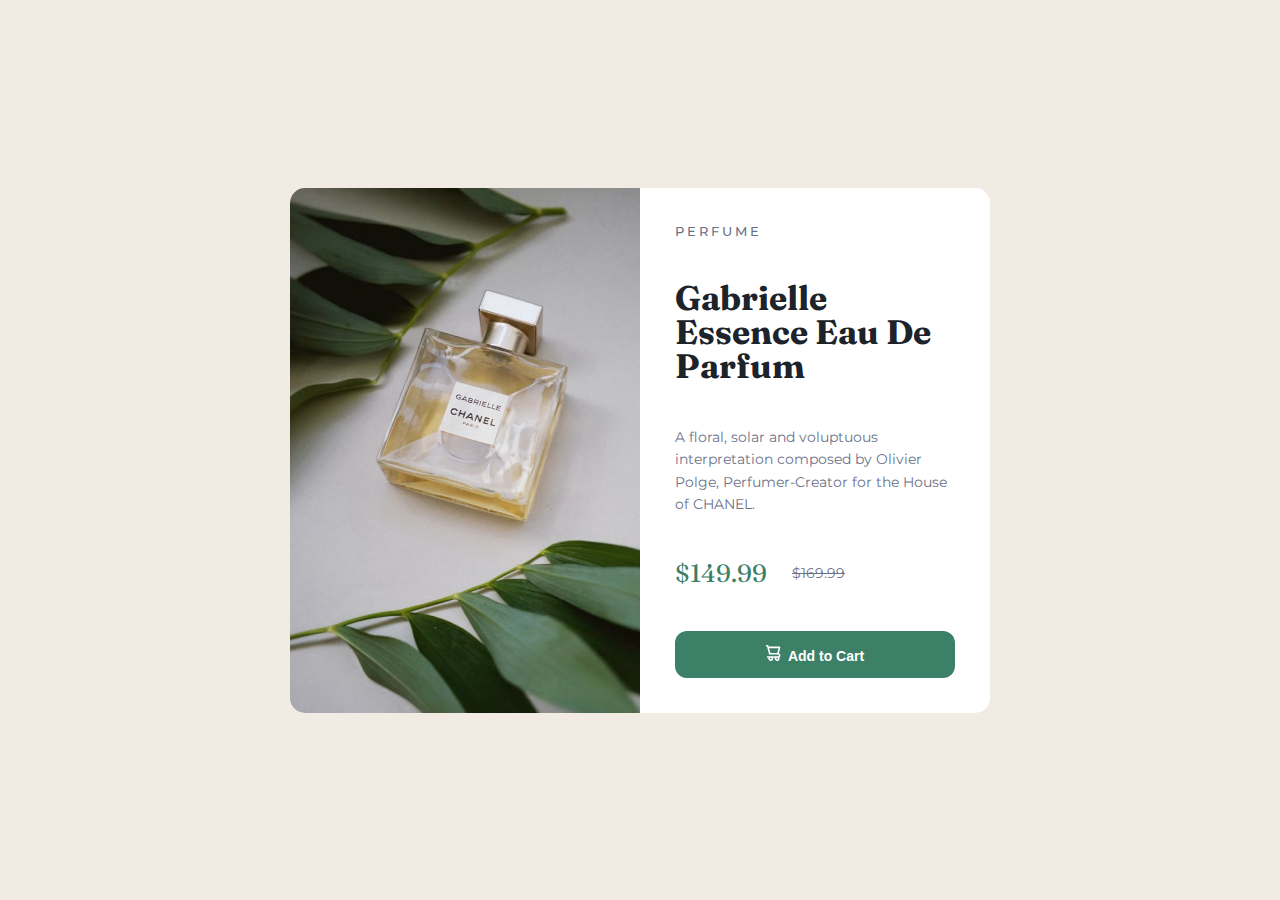
<file: index.html>
<!DOCTYPE html>
<html lang="en">
<head>
  <meta charset="UTF-8">
  <meta name="viewport" content="width=device-width, initial-scale=1.0"> 

  <link rel="icon" type="image/png" sizes="32x32" href="./images/favicon-32x32.png">
  
  <title>Frontend Mentor | Product preview card component</title>
  <link rel="stylesheet" href="style.css" >
</head>
<body>
  <div class="container">
    <div class="grid">
      <div class="img">
        <img src="images/image-product-desktop.jpg" alt="">
      </div>
      <div class="card-content">
        <h6 class="pro-cat">Perfume</h6>
        <h2 class="pro-name">Gabrielle Essence Eau De Parfum</h2>
        <p class="pro-des">A floral, solar and voluptuous interpretation composed by Olivier Polge, 
          Perfumer-Creator for the House of CHANEL.</p>
        <div class="price">
          <p class="current-price">$149.99</p>
          <p class="old-price">$169.99</p>
        </div>
        <button class="cta"><img src="images/icon-cart.svg" alt="icon-cart">Add to Cart</button>
      </div>
    </div>
  </div>
</body>
</html>
</file>
<file: style.css>
@import url('https://fonts.googleapis.com/css2?family=Fraunces:opsz,wght@9..144,700&family=Montserrat:wght@500;700&display=swap');


*{
    margin: 0;
    padding: 0;
    box-sizing: border-box;
}

body{
    font-family: 'Montserrat', sans-serif;
    background-color: hsl(30, 38%, 92%);
    font-size: 14px;
    min-height: 100vh;
    display: flex;
    justify-content: center;
    align-items: center;
}

.container{
    margin: 30px auto;
    padding: 0 30px;
}

.grid{
    max-width: 700px;
    display: grid;
    grid-template-columns: 1fr 1fr;
    background-color: #FFF;
    border-radius: 15px;
    overflow: hidden;
}

.img img{
    max-width: 100%;
    display: inherit;
}


.card-content{
    padding: 35px;
    display: flex;
    flex-direction: column;
    justify-content: space-between;
}

h6.pro-cat{
    text-transform: uppercase;
    letter-spacing: 3px;
    font-size: 13px;
    color: hsl(228, 12%, 48%);
    font-weight: 500;
}

h2.pro-name{
    font-family: 'Fraunces', serif;
    font-size: 34px;
    line-height: 1em;
    color: hsl(212, 21%, 14%);
}

p.pro-des{
    color: hsl(228, 12%, 48%);
    line-height: 1.6em;
}

.price{
    display: flex;
    align-items: center;
}

p.current-price{
    font-family: 'Fraunces', serif;
    color: hsl(158, 36%, 37%);
    font-size: 25px;
    padding-right: 25px;
}

p.old-price{
    color: hsl(228, 12%, 48%);
    text-decoration: line-through;
}

button.cta{
    background-color: hsl(158, 36%, 37%);
    border: none;
    padding: 14px 0;
    border-radius: 12px;
    color: white;
    font-size: 14px;
    font-weight: 700;
    cursor: pointer;
    transition: background-color .3s ease;
    width: 100%;
}

button.cta:hover{
    background-color: hsl(158, 36%, 23%);
}

button.cta img{
    padding-right: 7px;
}

@media only screen and (max-width: 628px){
    .grid{
        grid-template-columns: 1fr;
    }
    .img img{
        max-height: 450px;
        width: 100%;
        object-fit: cover;
    }
    .card-content{
        display: block;
    }
    h6.pro-cat, h2.pro-name, p.pro-des, .price{
        padding-bottom: 23px;
    }
}

@media only screen and (max-width: 375px){
    .container{
        margin: 15px auto;
        padding: 0 15px;
    }
    .img img{
        max-height: 290px;
    }
    .card-content{
        padding: 24px;
    }
    h6.pro-cat, h2.pro-name, p.pro-des, .price{
        padding-bottom: 16px;
    }
    h2.pro-name{
        font-size: 28px;
    }
    p.pro-des{
        font-size: 12px;
    



}
    p.current-price{
        font-size: 23px;
    }
    button.cta{
        padding: 12px 0;
        font-size: 13px;
    }
}
</file>
